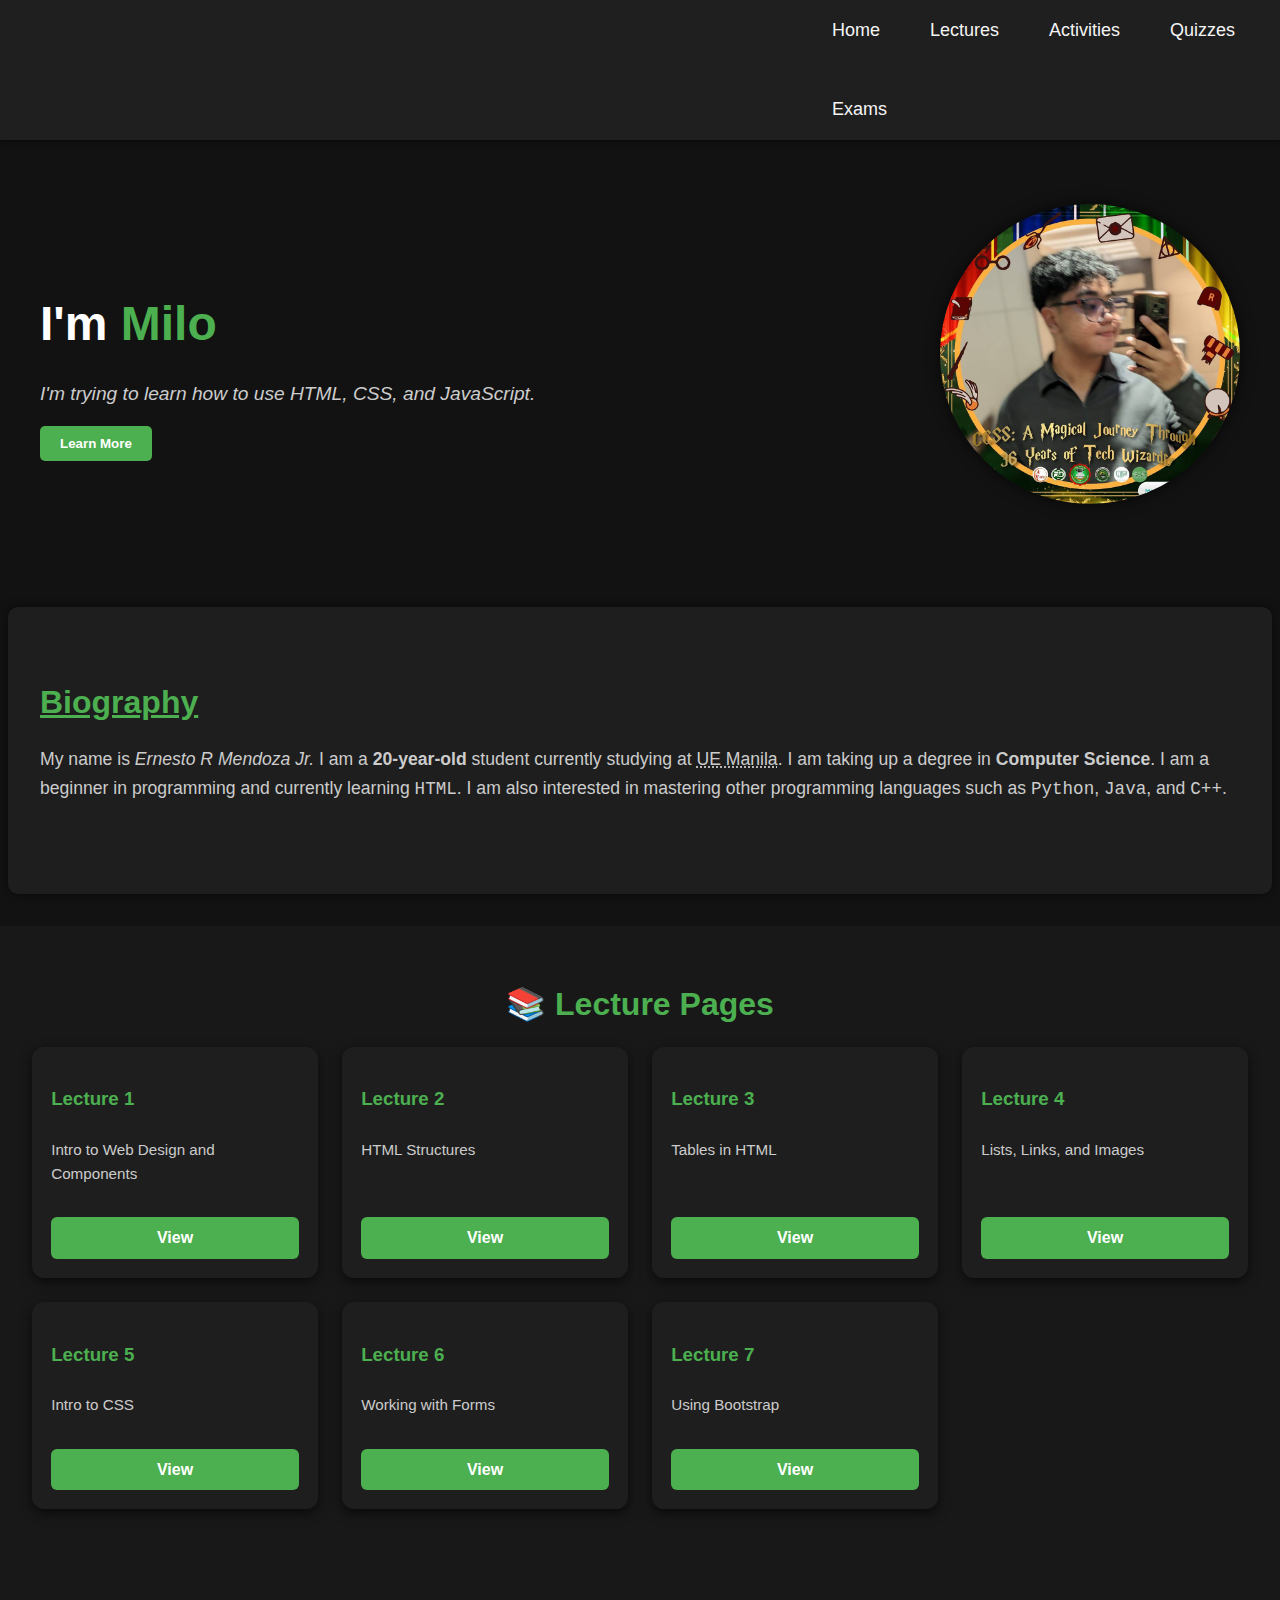
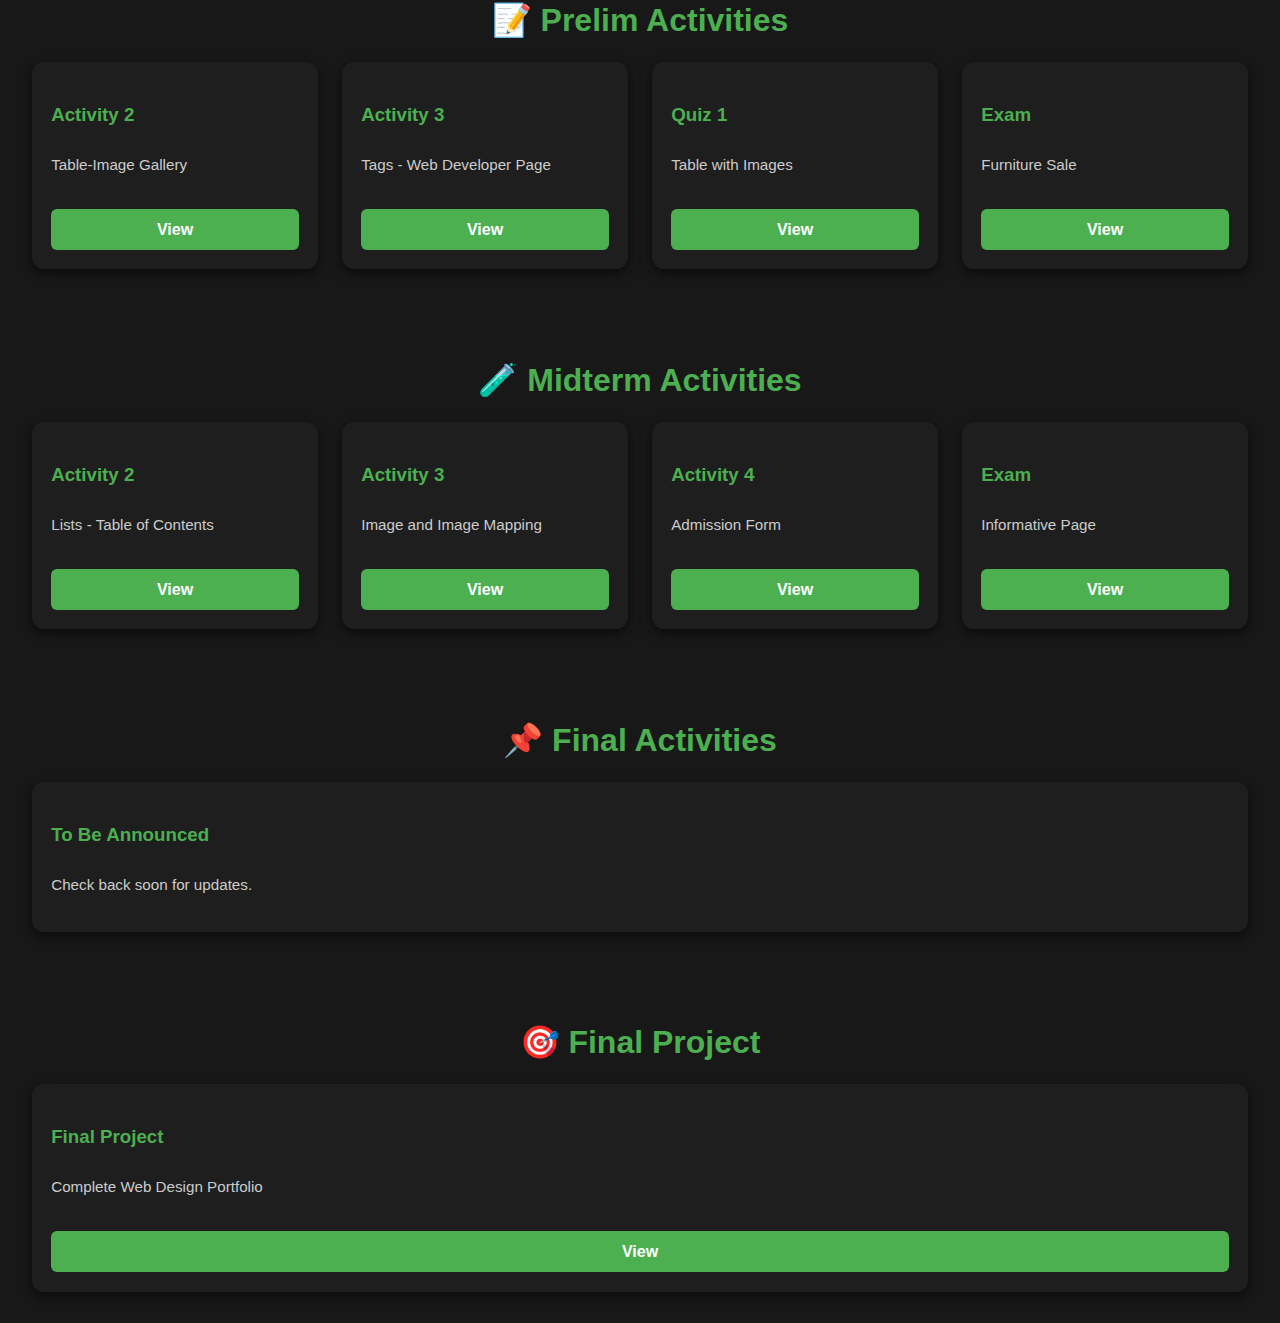
<file: index.html>
<!DOCTYPE html>
<html lang="en">
<head>
    <meta charset="UTF-8">
    <meta name="viewport" content="width=device-width, initial-scale=1.0">
    <title>My Portfolio</title>
    <link rel="stylesheet" href="css/index.css">
    <script defer src="javascript/index.js"></script>
</head>
<body>
  
    <header>
        <nav>
            <ul>
                <li><a href="index.html">Home</a></li>
                <li><a href="lectures.html">Lectures</a></li>
                <li><a href="activities.html">Activities</a></li>
                <li><a href="quizzes.html">Quizzes</a></li>
                <li><a href="exams.html">Exams</a></li>
            </ul>
        </nav>
    </header>
    <main>
        <!-- Hero Section -->
        <section class="h">
            <div class="h-content">
                <h1>I'm <span>Milo</span></h1>
                <p><em>I'm trying to learn how to use HTML, CSS, and JavaScript.</em></p>
                <a href="#about"><button><strong>Learn More</strong></button></a>
            </div>
            <div class="h-image">
                <img src="image/milo.jpg" alt="Milo">
            </div>
        </section>
    
        <!-- About Section -->
        <section id="about" class="about">
            <h1><u>Biography</u></h1>
            <p>
                My name is <i>Ernesto R Mendoza Jr.</i> I am a <strong>20-year-old</strong> student currently studying at
                <abbr title="University of the East - Manila">UE Manila</abbr>. I am taking up a degree in <strong>Computer Science</strong>.
                I am a beginner in programming and currently learning <code>HTML</code>. I am also interested in mastering other
                programming languages such as <code>Python</code>, <code>Java</code>, and <code>C++</code>.
            </p>
            <br>
        </section>
    
        <!-- Lecture Cards -->
        <section id="lectures" class="projects">
            <h1>📚 Lecture Pages</h1>
            <div class="card-container">
                <div class="card"><h3>Lecture 1</h3><p>Intro to Web Design and Components</p><a href="document/lecture 1.pdf" target="_blank" class="card-btn">View</a></div>
                <div class="card"><h3>Lecture 2</h3><p>HTML Structures</p><a href="html/Lect2-HTMLStructures.html" class="card-btn">View</a></div>
                <div class="card"><h3>Lecture 3</h3><p>Tables in HTML</p><a href="Lect3.html" class="card-btn">View</a></div>
                <div class="card"><h3>Lecture 4</h3><p>Lists, Links, and Images</p><a href="Lect4.html" class="card-btn">View</a></div>
                <div class="card"><h3>Lecture 5</h3><p>Intro to CSS</p><a href="Lect5.html" class="card-btn">View</a></div>
                <div class="card"><h3>Lecture 6</h3><p>Working with Forms</p><a href="Lect6.html" class="card-btn">View</a></div>
                <div class="card"><h3>Lecture 7</h3><p>Using Bootstrap</p><a href="Lect7.html" class="card-btn">View</a></div>
            </div>
        </section>
    
        <!-- Prelim Activities -->
        <section class="projects">
            <h1>📝 Prelim Activities</h1>
            <div class="card-container">
                <div class="card"><h3>Activity 2</h3><p>Table-Image Gallery</p><a href="Prelim_Activity2.html" class="card-btn">View</a></div>
                <div class="card"><h3>Activity 3</h3><p>Tags - Web Developer Page</p><a href="Prelim_Activity3.html" class="card-btn">View</a></div>
                <div class="card"><h3>Quiz 1</h3><p>Table with Images</p><a href="Prelim_Quiz1.html" class="card-btn">View</a></div>
                <div class="card"><h3>Exam</h3><p>Furniture Sale</p><a href="Prelim_Exam.html" class="card-btn">View</a></div>
            </div>
        </section>
    
        <!-- Midterm Activities -->
        <section class="projects">
            <h1>🧪 Midterm Activities</h1>
            <div class="card-container">
                <div class="card"><h3>Activity 2</h3><p>Lists - Table of Contents</p><a href="Midterm_Activity2.html" class="card-btn">View</a></div>
                <div class="card"><h3>Activity 3</h3><p>Image and Image Mapping</p><a href="Midterm_Activity3.html" class="card-btn">View</a></div>
                <div class="card"><h3>Activity 4</h3><p>Admission Form</p><a href="Midterm_Activity4.html" class="card-btn">View</a></div>
                <div class="card"><h3>Exam</h3><p>Informative Page</p><a href="Midterm_Exam.html" class="card-btn">View</a></div>
            </div>
        </section>
    
        <!-- Final Activities -->
        <section class="projects">
            <h1>📌 Final Activities</h1>
            <div class="card-container">
                <div class="card"><h3>To Be Announced</h3><p>Check back soon for updates.</p></div>
            </div>
        </section>
    
        <!-- Final Project -->
        <section class="projects">
            <h1>🎯 Final Project</h1>
            <div class="card-container">
                <div class="card"><h3>Final Project</h3><p>Complete Web Design Portfolio</p><a href="Final_Project.html" class="card-btn">View</a></div>
            </div>
        </section>
    </main>
    
    <footer>

    </footer>
</body>
</html>
</file>
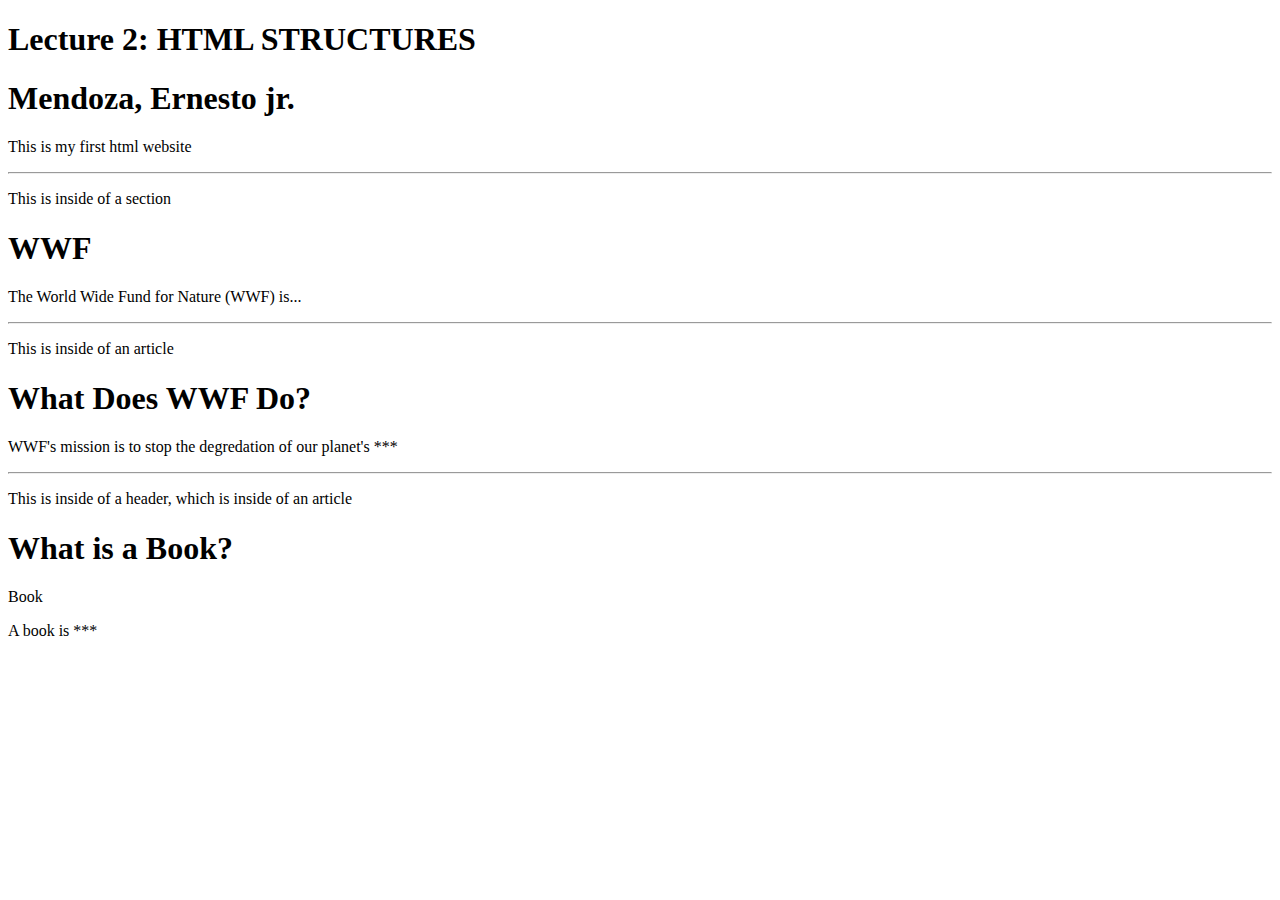
<file: html/Lect2-HTMLStructures.html>
<!DOCTYPE html>
<html lang="en">
  <head>
    <meta charset="utf-8">
    <title>My test page</title>
  </head>

  <body>
    <h1>Lecture 2: HTML STRUCTURES</h1> 
    <h1>Mendoza, Ernesto jr.</h1>
    <P>This is my first html website</P>
<hr>
    <section>
        <p>This is inside of a section</p>
	      <h1>WWF</h1>
	      <p>The World Wide Fund for Nature (WWF) is...</p>
    </section>
<hr>
    <article>
      <p>This is inside of an article</p>
	      <h1>What Does WWF Do?</h1>
	      <p>WWF's mission is to stop the degredation of our planet's ***</p>
    </article>
<hr>
    <article>
      <header>
        <p>This is inside of a header, which is inside of an article</p>
        <h1>What is a Book?</h1>
        <p>Book</p>
      </header>
	    <p>A book is ***</p>
    </article>

    <!--This is just a trial comment frfr-->
  </body>
</html>
</file>
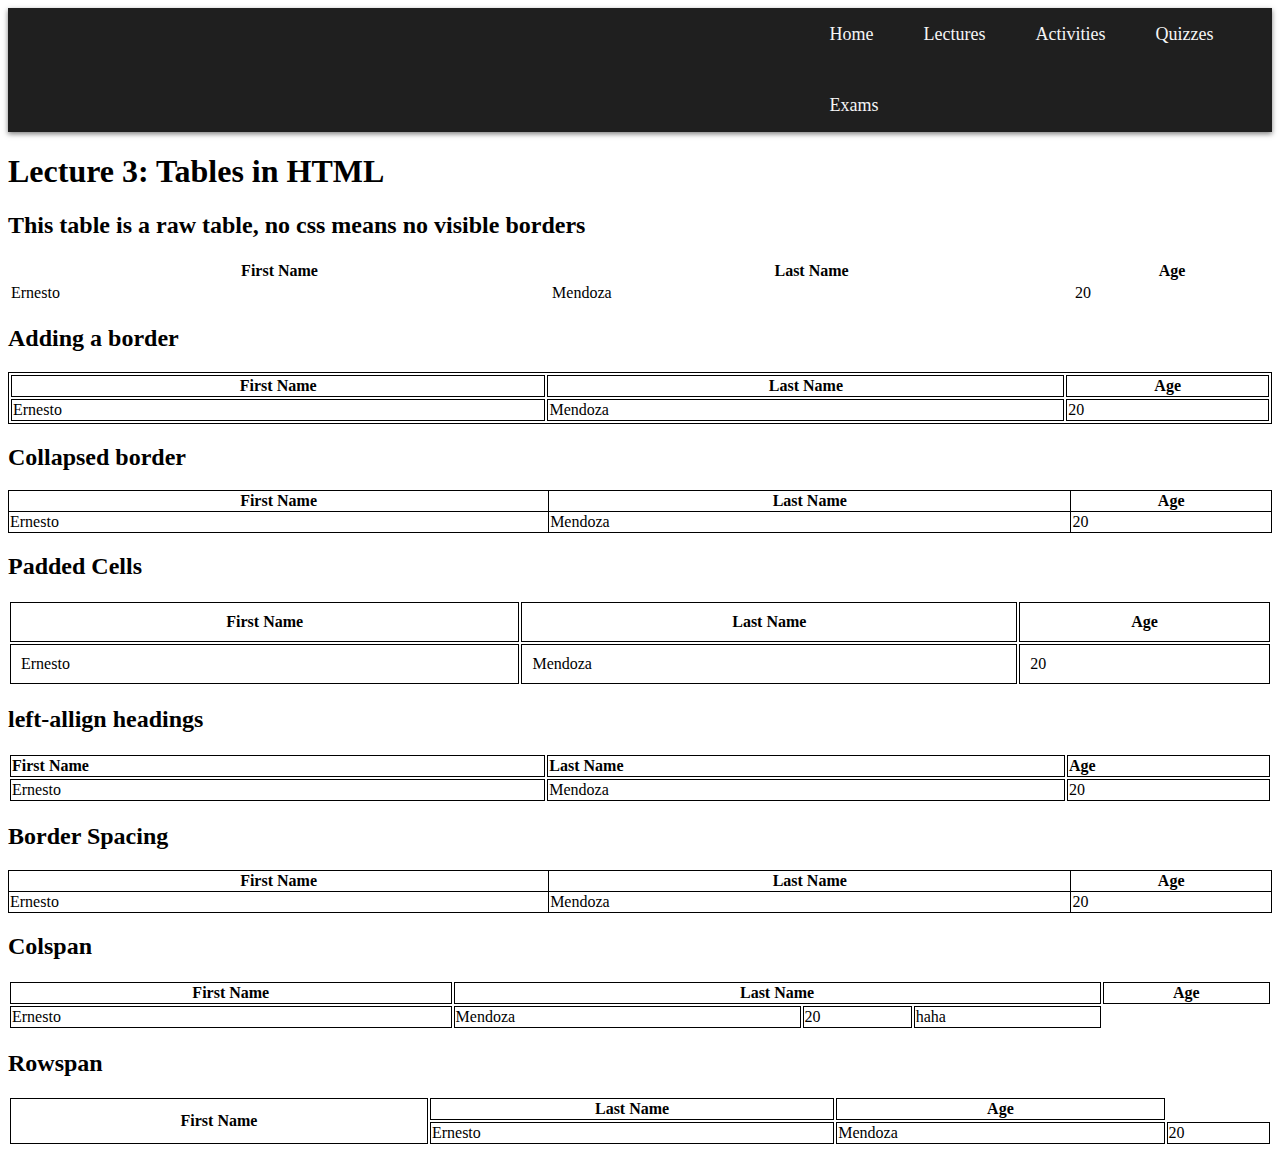
<file: html/lect3-tables.html>
<!DOCTYPE html>
<html lang="en">
<head>
    <meta charset="UTF-8">
    <meta name="viewport" content="width=device-width, initial-scale=1.0">
    <title>Lect 3: Tables</title>
    <style>
        table.border, table.border th, table.border td {
            border: 1px solid black;
            border-collapse: separate; /* default behavior, optional */
        }

        table.collapsed {
            border-collapse: collapse;
        }
        table.collapsed th, table.collapsed td {
            border: 1px solid black;
        }
        table.cellpad th, table.cellpad td {
            padding: 10px;
            border: 1px solid black;
            border-collapse: collapse;

        }
        table.left th, table.left td {
            text-align: left;
            border: 1px solid black;
            border-collapse: collapse;
        }
        table.spacing {
            border-collapse: collapse;
            border: 1px solid black;
            border-spacing: 20px;
        }
        table.spacing th, table.spacing td {
            border-spacing:1px;
            border-collapse: collapse;
            border: 1px solid black;
        }
        .general th, .general td {
            border: 1px solid black;
            border-collapse: collapse;
        }
        
header {
    background-color: #1f1f1f;
    padding: 1rem 0;
    box-shadow: 0 2px 5px rgba(0, 0, 0, 0.5);
}

nav {
    display: flex;
    align-items: center;
    max-width: 100%;
    margin: 0 auto;
    margin-left: 65%;
    gap: 1rem;
    flex-wrap: wrap;
}

.logo {
    font-size: 50px;
    font-weight: bold;
    color: #4caf50;
}

nav ul {
    list-style: none;
    display: flex;
    gap: 50px;
    margin: 0;
    padding: 0;
    flex-wrap: wrap;
}

nav ul li {
    list-style: none;
}

nav ul li a {
    text-align: right;
    text-decoration: none;
    color: whitesmoke;
    font-size: 18px;
    transition: color 0.3s ease;
}

nav ul li a:hover {
    color: #4caf50;
}

     </style>
</head>
<body>
    
    <header>
        <nav>
            <ul>
                <li><a href="../index.html">Home</a></li>
                <li><a href="lectures.html">Lectures</a></li>
                <li><a href="activities.html">Activities</a></li>
                <li><a href="quizzes.html">Quizzes</a></li>
                <li><a href="exams.html">Exams</a></li>
            </ul>
        </nav>
    </header>
    <h1>
        Lecture 3: Tables in HTML
    </h1>
    <h2>This table is a raw table, no css means no visible borders</h2>
    <table style="width: 100%;">
        <tr>
            <th>First Name</th>
            <th>Last Name</th>
            <th>Age</th>
        </tr>
        <tr>
            <td>Ernesto</td>
            <td>Mendoza</td>
            <td>20</td>
        </tr>
    </table>
    <h2>Adding a border</h2>
    <table class="border" style="width: 100%;">
        <tr>
            <th>First Name</th>
            <th>Last Name</th>
            <th>Age</th>
        </tr>
        <tr>
            <td>Ernesto</td>
            <td>Mendoza</td>
            <td>20</td>
        </tr>
    </table>
    <h2>Collapsed border</h2>
    <table class="collapsed" style="width: 100%;">
        <tr>
            <th>First Name</th>
            <th>Last Name</th>
            <th>Age</th>
        </tr>
        <tr>
            <td>Ernesto</td>
            <td>Mendoza</td>
            <td>20</td>
        </tr>
    </table>
    <h2>Padded Cells
    </h2>
    <table class="cellpad" style="width: 100%;">
        <tr>
            <th>First Name</th>
            <th>Last Name</th>
            <th>Age</th>
        </tr>
        <tr>
            <td>Ernesto</td>
            <td>Mendoza</td>
            <td>20</td>
        </tr>
    </table>
    <h2>left-allign headings</h2>
    <table class="left" style="width: 100%;">
        <tr>
            <th >First Name</th>
            <th >Last Name</th>
            <th >Age</th>
        </tr>
        <tr>
            <td>Ernesto</td>
            <td>Mendoza</td>
            <td>20</td>
        </tr>
    </table>
    <h2>Border Spacing</h2>
    <table class="spacing" style="width: 100%;">
        <tr>
            <th>First Name</th>
            <th>Last Name</th>
            <th>Age</th>
        </tr>
        <tr>
            <td>Ernesto</td>
            <td>Mendoza</td>
            <td>20</td>
        </tr>

    </table>
    <h2>Colspan</h2>
    <table class="general" style="width: 100%;">
        <tr>
            <th colspan="2">First Name</th>
            <th colspan="5">Last Name</th>
            <th>Age</th>
        </tr>
        <tr>
            <td colspan="2">Ernesto</td>
            <td>Mendoza</td>
            <td>20</td>
            <td>haha</td>
        </tr>
    </table>
    <h2>Rowspan</h2>
    <table class="general" style="width: 100%;">
        <tr>
            <th rowspan="2">First Name</th>
            <th>Last Name</th>
            <th>Age</th>
        </tr>
        <tr>
            <td>Ernesto</td>
            <td>Mendoza</td>
            <td>20</td>
        </tr>
    </table>
</body>
</html>
</file>
<file: css/index.css>
/* Base styles - unchanged */
body {
    background-color: #121212;
    color: #fff;
    line-height: 1.6;
    margin: 0;
    padding: 0;
    font-family: sans-serif;
}

header {
    background-color: #1f1f1f;
    padding: 1rem 0;
    box-shadow: 0 2px 5px rgba(0, 0, 0, 0.5);
}

nav {
    display: flex;
    align-items: center;
    max-width: 100%;
    margin: 0 auto;
    margin-left: 65%;
    gap: 1rem;
    flex-wrap: wrap;
}

.logo {
    font-size: 50px;
    font-weight: bold;
    color: #4caf50;
}

nav ul {
    list-style: none;
    display: flex;
    gap: 50px;
    margin: 0;
    padding: 0;
    flex-wrap: wrap;
}

nav ul li {
    list-style: none;
}

nav ul li a {
    text-align: right;
    text-decoration: none;
    color: whitesmoke;
    font-size: 18px;
    transition: color 0.3s ease;
}

nav ul li a:hover {
    color: #4caf50;
}

#sidebar {
    height: 100%;
    width: 200px;
    position: fixed;
    top: 0;
    left: -250px;
    background-color: #1f1f1f;
    padding-top: 60px;
    transition: 0.3s;
}

#sidebar a {
    padding: 10px 20px;
    text-decoration: none;
    font-size: 20px;
    color: white;
    display: block;
    transition: 0.4s;
}

#sidebar a:hover {
    background-color: #4caf50;
}

.open-btn {
    font-size: 24px;
    background-color: #1f1f1f;
    color: white;
    border: none;
    cursor: pointer;
    padding: 10px;
    position: fixed;
    top: 5px;
    left: 20px;
    z-index: 999;
}

.close-btn {
    font-size: 30px;
    background: none;
    color: white;
    border: none;
    cursor: pointer;
    position: absolute;
    top: 10px;
    right: 15px;
}

.h {
    display: flex;
    align-items: center;
    justify-content: space-between;
    padding: 4rem 2rem;
    max-width: 1200px;
    margin: 0 auto;
    flex-wrap: wrap;
    gap: 2rem;
}

.h-content {
    max-width: 600px;
}

.h-content h1 {
    font-size: 3rem;
    margin-bottom: 1rem;
}

.h-content span {
    color: #4caf50;
}

.h-content p {
    margin: 1rem 0;
    font-size: 1.2rem;
    color: #ccc;
}

.h-content button {
    padding: 10px 20px;
    background-color: #4caf50;
    color: white;
    border: none;
    border-radius: 5px;
    cursor: pointer;
    transition: background-color 0.3s;
}

.h-content button:hover {
    background-color: #45a049;
}

.h-image img {
    max-width: 300px;
    border-radius: 50%;
    box-shadow: 0 0 15px rgba(0, 0, 0, 0.7);
    width: 100%;
    height: auto;
}

.about {
    background-color: #1e1e1e;
    padding: 3rem 2rem;
    margin: 2rem auto;
    max-width: 1200px;
    border-radius: 10px;
    box-shadow: 0 0 10px rgba(0, 0, 0, 0.5);
}

.about h1, .about h2, .about h3 {
    color: #4caf50;
    margin-bottom: 1rem;
}

.about ul {
    padding: 0 1.5rem;
    margin-bottom: 1.5rem;
}

.about p, .about li {
    color: #ccc;
    font-size: 1.1rem;
}

.projects {
    padding: 2rem;
    background-color: #181818;
}

.projects h1 {
    text-align: center;
    color: #4caf50;
    margin-bottom: 1rem;
}

.card-container {
    display: grid;
    grid-template-columns: repeat(auto-fit, minmax(250px, 1fr));
    gap: 1.5rem;
    margin-top: 1rem;
}

.card {
    background-color: #1e1e1e;
    padding: 1.2rem;
    border-radius: 12px;
    box-shadow: 0 4px 12px rgba(0, 0, 0, 0.6);
    transition: transform 0.2s ease;
    display: flex;
    flex-direction: column;
    justify-content: space-between;
}

.card:hover {
    transform: translateY(-5px);
}

.card h3 {
    color: #4caf50;
    margin-bottom: 0.5rem;
}

.card p {
    color: #ccc;
    font-size: 0.95rem;
    flex-grow: 1;
}

.card-btn {
    margin-top: 1rem;
    background-color: #4caf50;
    color: white;
    padding: 0.5rem 1rem;
    border-radius: 6px;
    text-decoration: none;
    text-align: center;
    font-weight: bold;
    transition: background-color 0.3s ease;
}

.card-btn:hover {
    background-color: #45a049;
}

/* === MEDIA QUERIES FOR RESPONSIVENESS === */

@media (max-width: 1024px) {
    nav {
        margin-left: auto;
        justify-content: flex-end;
        padding: 0 1rem;
    }
    .h {
        flex-direction: column;
        text-align: center;
    }
    .h-content h1 {
        font-size: 2.5rem;
    }
}

@media (max-width: 768px) {
    .logo {
        font-size: 2rem;
    }
    nav ul {
        flex-direction: column;
        gap: 1rem;
        align-items: flex-end;
    }
    .h-content h1 {
        font-size: 2rem;
    }
    .h-content p {
        font-size: 1rem;
    }
    .h-image img {
        max-width: 200px;
    }
    .about, .projects {
        padding: 2rem 1rem;
    }
}

@media (max-width: 480px) {
    .h-content h1 {
        font-size: 1.6rem;
    }
    .card-container {
        grid-template-columns: 1fr;
    }
    nav {
        margin-left: 0;
        justify-content: center;
    }
}
@media (max-width: 600px) {
    nav {
        flex-direction: column;
        align-items: center;
        margin-left: 0;
        padding: 1rem;
    }

    nav ul {
        flex-direction: column;
        gap: 1rem;
        align-items: center;
    }

    nav ul li a {
        font-size: 16px;
    }
}
</file>
